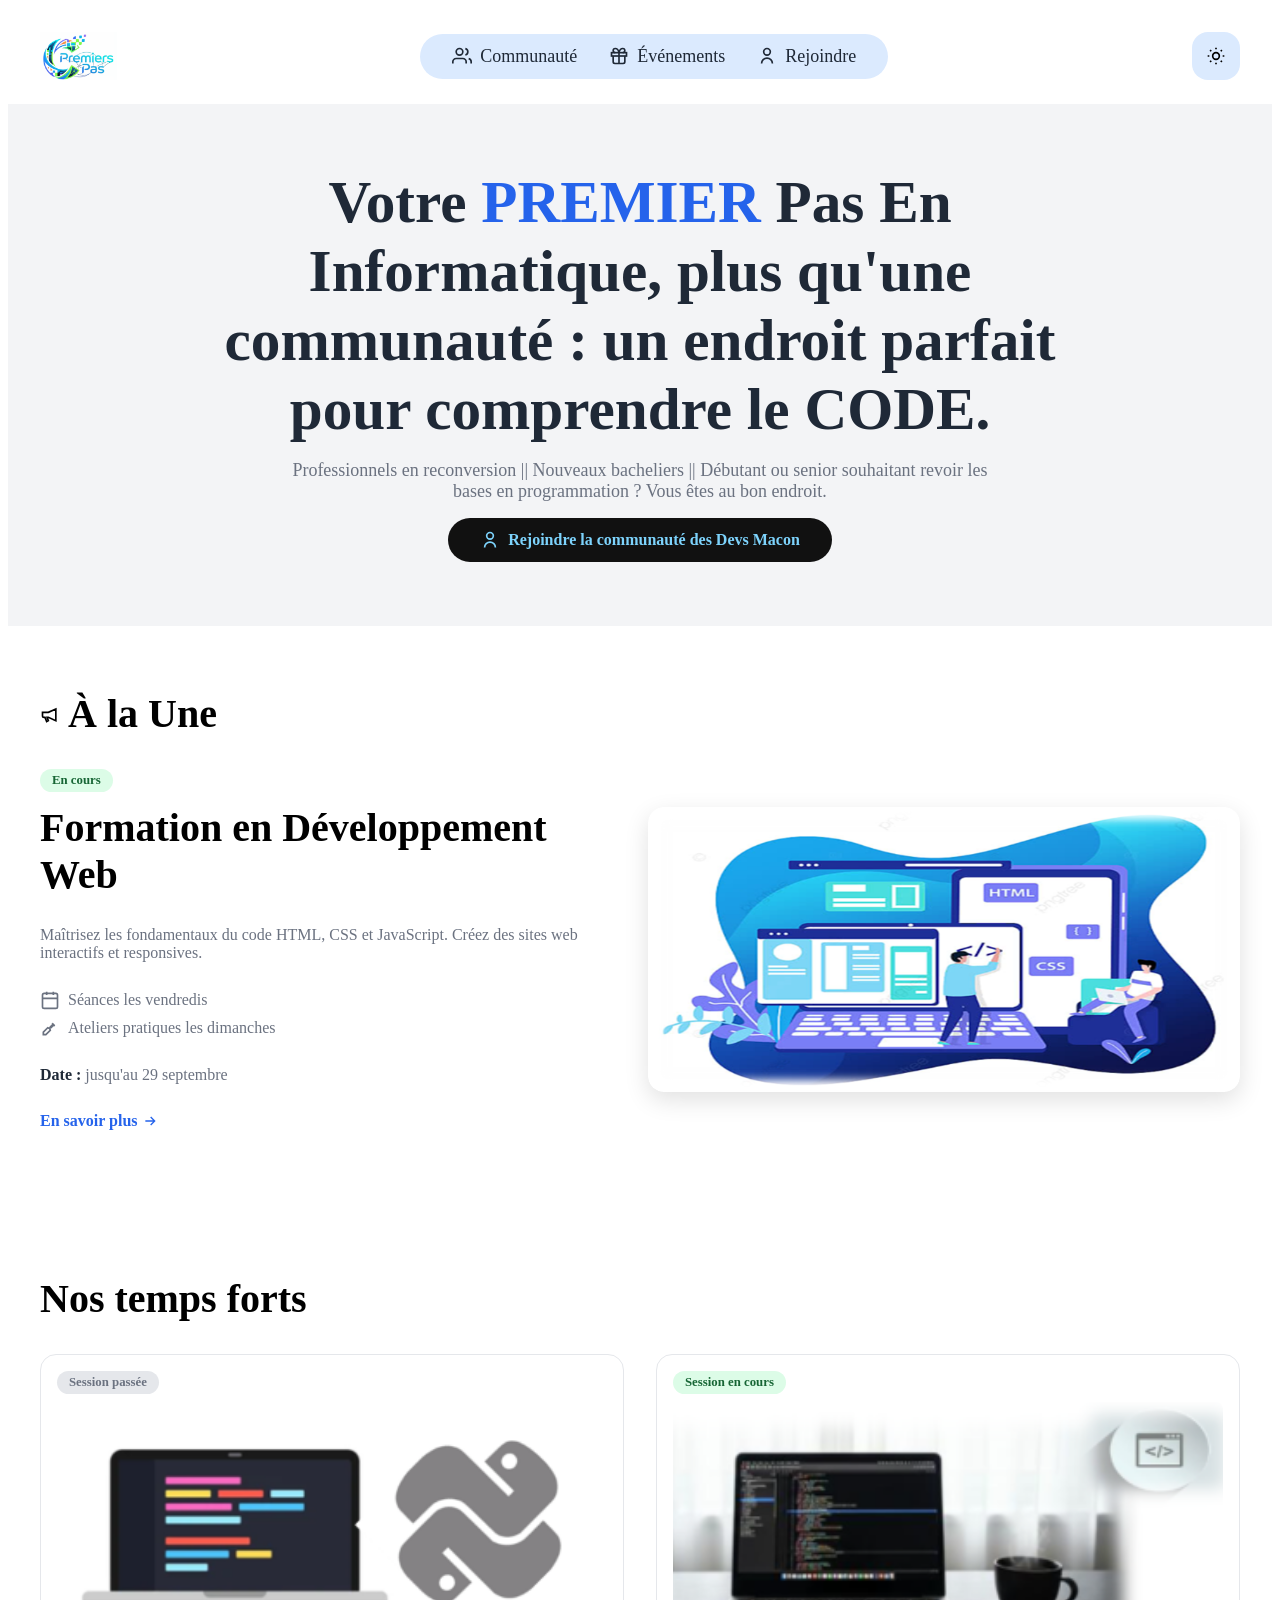
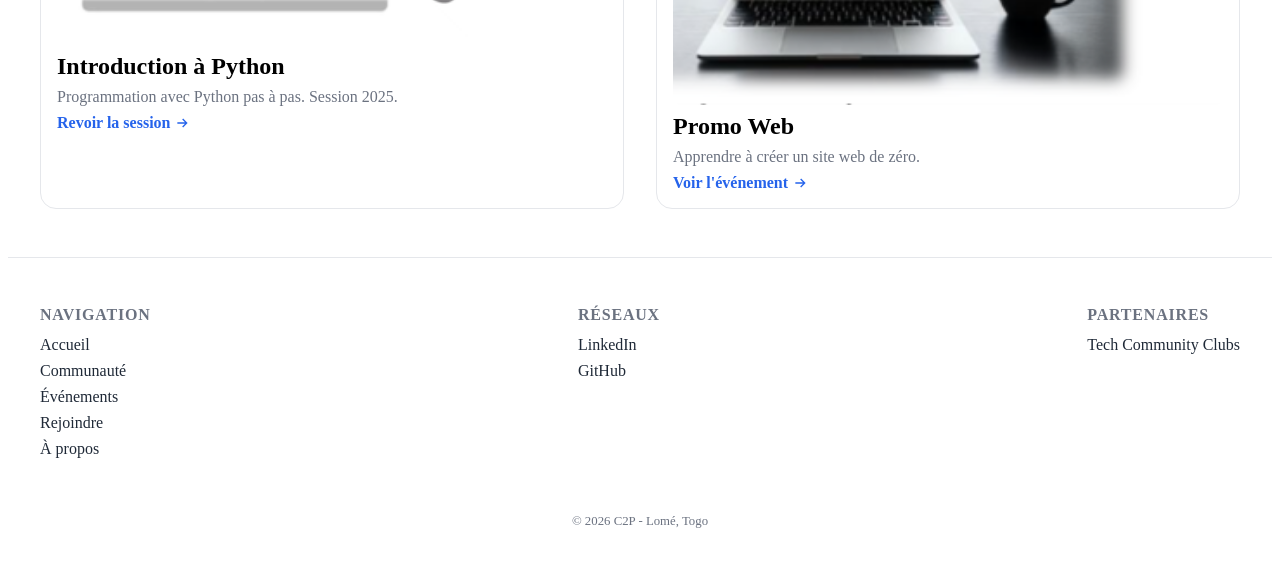
<file: ateliers/Groupe 2/index.html>
<!doctype html>
<html lang="fr" data-theme="clair">

<head>
  <meta charset="UTF-8" />
  <meta name="viewport" content="width=device-width, initial-scale=1.0" />
  <title>Code Premiers Pas - Votre communauté pour apprendre le code</title>
  <link rel="stylesheet" href="./styles/variables.css" />
  <link rel="stylesheet" href="./styles/composants.css" />
  <link rel="stylesheet" href="./styles/responsivite.css" />
  <link rel="stylesheet" href="style.css" />
</head>

<body>
  <svg style="display: none">
    <symbol id="icone-communaute" viewBox="0 0 24 24" fill="none" stroke="currentColor" stroke-width="2">
      <path d="M17 21v-2a4 4 0 0 0-4-4H5a4 4 0 0 0-4 4v2" />
      <circle cx="9" cy="7" r="4" />
      <path d="M23 21v-2a4 4 0 0 0-3-3.87" />
      <path d="M16 3.13a4 4 0 0 1 0 7.75" />
    </symbol>

    <symbol id="icone-cadeau" viewBox="0 0 24 24" fill="none" stroke="currentColor" stroke-width="2">
      <rect x="3" y="8" width="18" height="4" />
      <path d="M12 8v13M19 12v7a2 2 0 0 1-2 2H7a2 2 0 0 1-2-2v-7" />
      <path d="M7.5 8a2.5 2.5 0 0 1 0-5C11 3 12 8 12 8" />
      <path d="M16.5 8a2.5 2.5 0 0 0 0-5C13 3 12 8 12 8" />
    </symbol>

    <symbol id="icone-personne" viewBox="0 0 24 24" fill="none" stroke="currentColor" stroke-width="2">
      <circle cx="12" cy="7" r="4" />
      <path d="M5.5 21a6.5 6.5 0 0 1 13 0" />
    </symbol>

    <symbol id="icone-soleil" viewBox="0 0 24 24" fill="none" stroke="currentColor" stroke-width="2">
      <circle cx="12" cy="12" r="4" />
      <path d="M12 2v2M12 20v2M4.9 4.9l1.4 1.4M17.7 17.7l1.4 1.4M2 12h2M20 12h2M4.9 19.1l1.4-1.4M17.7 6.3l1.4-1.4" />
    </symbol>

    <symbol id="icone-fleche" viewBox="0 0 24 24" fill="none" stroke="currentColor" stroke-width="2">
      <path d="M5 12h14M13 6l6 6-6 6" />
    </symbol>

    <symbol id="icone-menu" viewBox="0 0 24 24" fill="none" stroke="currentColor" stroke-width="2">
      <path d="M3 6h18M3 12h18M3 18h18" />
    </symbol>

    <symbol id="icone-calendrier" viewBox="0 0 24 24" fill="none" stroke="currentColor" stroke-width="2">
      <rect x="3" y="4" width="18" height="18" rx="2" />
      <path d="M16 2v4M8 2v4M3 10h18" />
    </symbol>

    <symbol id="icone-outil" viewBox="0 0 24 24" fill="none" stroke="currentColor" stroke-width="2">
      <path d="M14.7 6.3a4 4 0 0 1-5.4 5.4L4 17v3h3l5.3-5.3a4 4 0 0 1 5.4-5.4z" />
    </symbol>

    <symbol id="icone-megaphone" viewBox="0 0 24 24" fill="none" stroke="currentColor" stroke-width="2">
      <path d="M3 11v3a2 2 0 0 0 2 2h1l2 5 2-1-1.5-4H10l9 4V6l-9 4H3z" />
    </symbol>
  </svg>

  <header class="site-header">
    <a href="./index.html" class="site-header__logo">
      <img src="./images/logoC2P.png" alt="Logo Premiers Pas" />
    </a>

    <input type="checkbox" id="menu-toggle" class="menu-toggle-checkbox" />
    <label for="menu-toggle" class="menu-toggle-bouton" aria-label="Ouvrir le menu">
      <svg class="icone">
        <use href="#icone-menu"></use>
      </svg>
    </label>

    <nav class="pill-nav" aria-label="Navigation principale">
      <a href="./pages/communaute.html" class="pill-nav__item">
        <svg class="icone">
          <use href="#icone-communaute"></use>
        </svg>
        Communauté
      </a>
      <a href="./pages/events.html" class="pill-nav__item">
        <svg class="icone">
          <use href="#icone-cadeau"></use>
        </svg>
        Événements
      </a>
      <a href="./pages/rejoindre.html" class="pill-nav__item">
        <svg class="icone">
          <use href="#icone-personne"></use>
        </svg>
        Rejoindre
      </a>
    </nav>

    <button class="theme-toggle" aria-label="Basculer le thème clair/sombre">
      <svg class="icone">
        <use href="#icone-soleil"></use>
      </svg>
    </button>
  </header>

  <main>
    <section class="hero">
      <h1>
        Votre <span class="hero__accent">PREMIER</span> Pas En Informatique,
        plus qu'une communauté : un endroit parfait pour comprendre le
        <span class="hero__code">CODE</span>.
      </h1>
      <p>
        Professionnels en reconversion || Nouveaux bacheliers || Débutant ou
        senior souhaitant revoir les bases en programmation ? Vous êtes au bon
        endroit.
      </p>
      <a href="/pages/inscription.html" class="bouton-cta">
        <svg class="icone">
          <use href="#icone-personne"></use>
        </svg>
        Rejoindre la communauté des Devs Macon
      </a>
    </section>

    <section class="section-formation">
      <h2 class="titre-section">
        <svg class="icone">
          <use href="#icone-megaphone"></use>
        </svg>
        À la Une
      </h2>

      <div class="spotlight">
        <div class="spotlight__texte">
          <span class="badge badge--actif">En cours</span>
          <h2>Formation en Développement Web</h2>
          <p>
            Maîtrisez les fondamentaux du code HTML, CSS et JavaScript. Créez
            des sites web interactifs et responsives.
          </p>
          <ul class="spotlight__infos">
            <li>
              <svg class="icone">
                <use href="#icone-calendrier"></use>
              </svg>
              Séances les vendredis
            </li>
            <li>
              <svg class="icone">
                <use href="#icone-outil"></use>
              </svg> Ateliers
              pratiques les dimanches
            </li>
          </ul>
          <p><strong>Date :</strong> jusqu'au 29 septembre</p>
          <a href="/pages/membres.html" class="lien-action">
            En savoir plus
            <svg class="icone">
              <use href="#icone-fleche"></use>
            </svg>
          </a>
        </div>

        <div class="spotlight__image">
          <img src="./images/illustrations/formation-dev-web.png"
            alt="Illustration de la formation développement web" />
        </div>
      </div>
    </section>

    <section class="temps-forts">
      <h2 class="temps-forts__titre">Nos temps forts</h2>

      <div class="grille-cartes">
        <article class="carte-moment">
          <span class="badge badge--passe">Session passée</span>
          <img src="./images/illustrations/session-python.png" alt="Introduction à Python" />
          <h3>Introduction à Python</h3>
          <p>Programmation avec Python pas à pas. Session 2025.</p>
          <a href="/pages/events.html" class="lien-action">
            Revoir la session
            <svg class="icone">
              <use href="#icone-fleche"></use>
            </svg>
          </a>
        </article>

        <article class="carte-moment">
          <span class="badge badge--actif">Session en cours</span>
          <img src="./images/illustrations/formation-promo-web.png" alt="Promotion Développement Web" />
          <h3>Promo Web</h3>
          <p>Apprendre à créer un site web de zéro.</p>
          <a href="/pages/events.html" class="lien-action">
            Voir l'événement
            <svg class="icone">
              <use href="#icone-fleche"></use>
            </svg>
          </a>
        </article>
      </div>
    </section>
  </main>

  <footer class="site-footer">
    <div class="site-footer__colonne">
      <h4>Navigation</h4>
      <a href="./index.html">Accueil</a>
      <a href="./pages/communaute.html">Communauté</a>
      <a href="/pages/events.html">Événements</a>
      <a href="/pages/inscription.html">Rejoindre</a>
      <a href="/pages/about.html">À propos</a>
    </div>

    <div class="site-footer__colonne">
      <h4>Réseaux</h4>
      <a href="https://linkedin.com/company/c2p">LinkedIn</a>
      <a href="https://github.com/c2p">GitHub</a>
    </div>

    <div class="site-footer__colonne">
      <h4>Partenaires</h4>
      <a href="#">Tech Community Clubs</a>
    </div>

    <p class="site-footer__copyright">© 2026 C2P - Lomé, Togo</p>
  </footer>
</body>

</html>
</file>
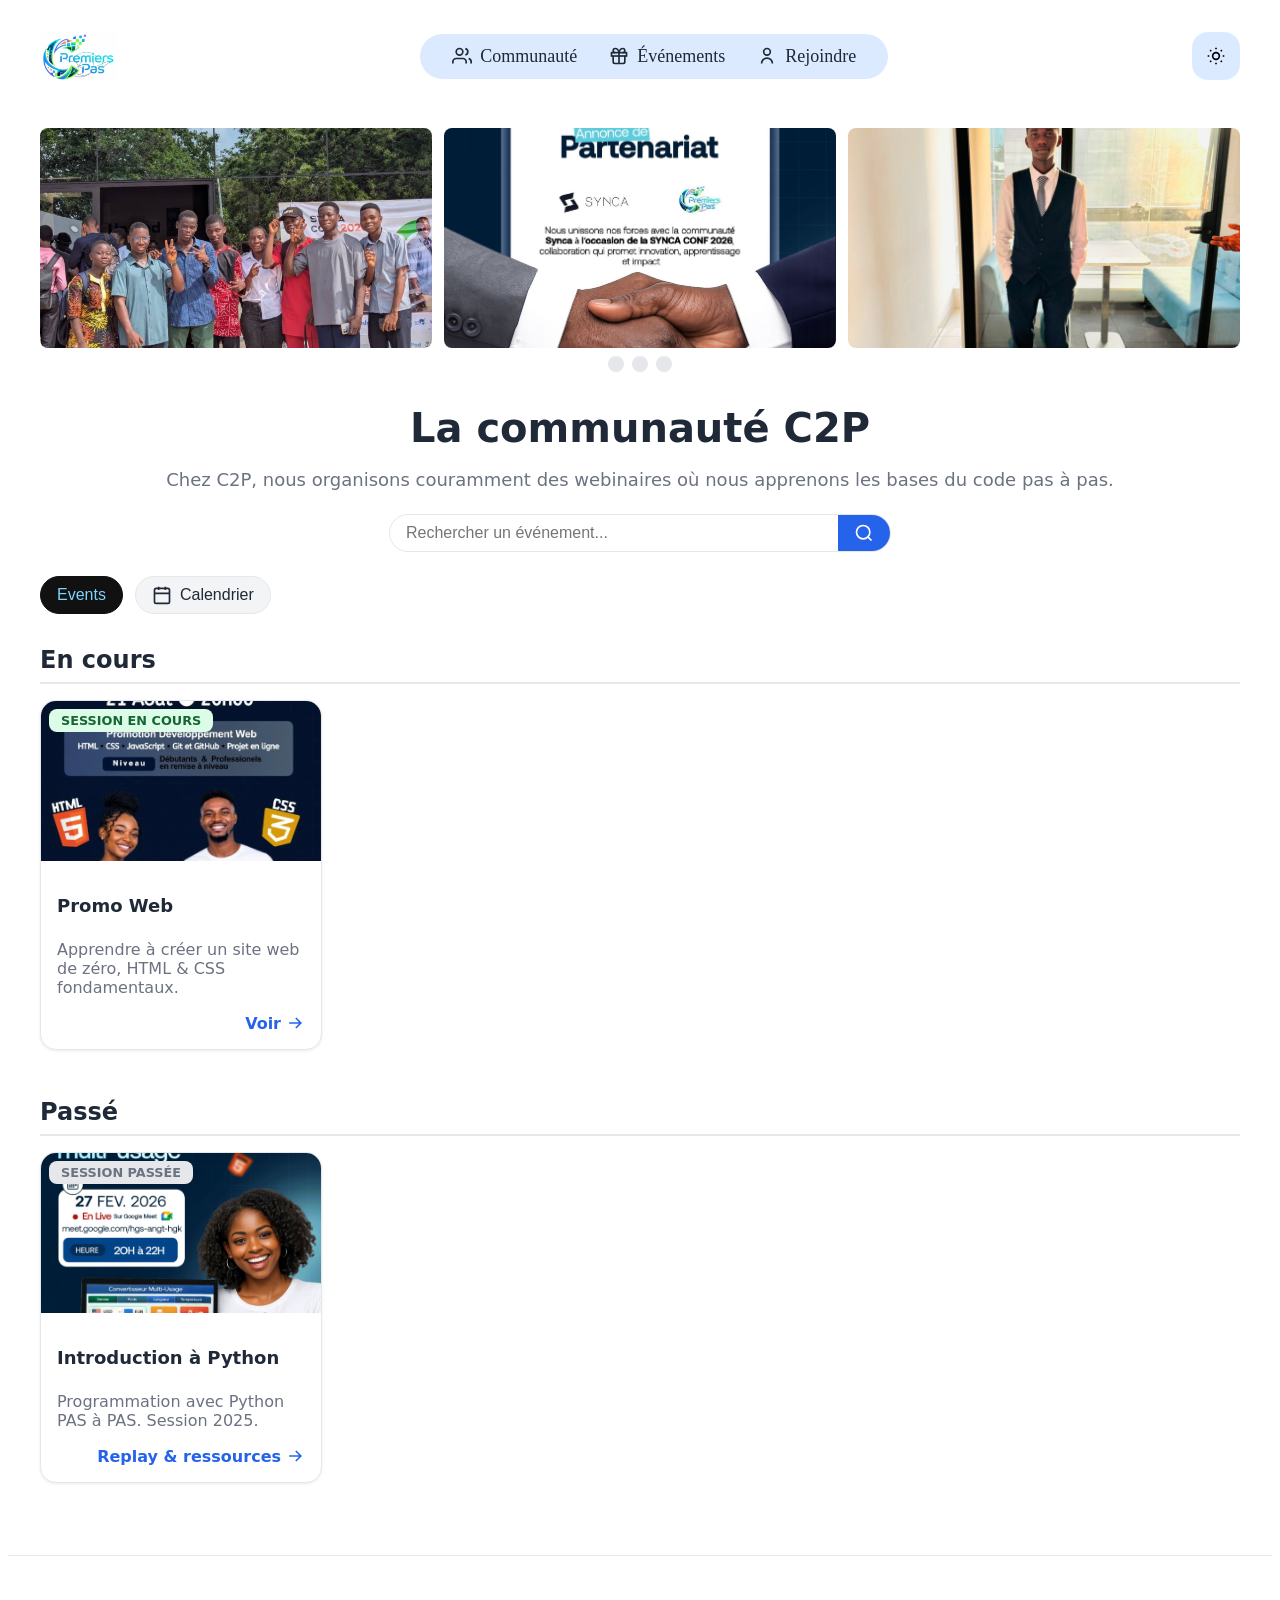
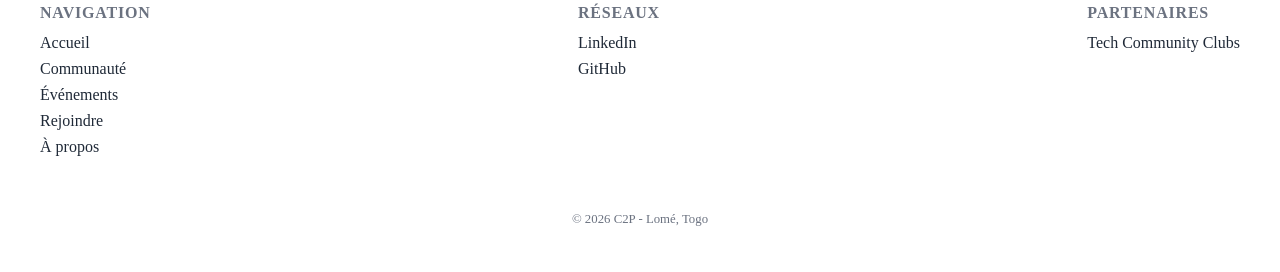
<file: ateliers/Groupe 2/pages/events.html>
<!DOCTYPE html>
<html lang="fr" data-theme="clair">

<head>
  <meta charset="UTF-8" />
  <meta name="viewport" content="width=device-width, initial-scale=1.0" />
  <title>CPremiers Pas - Événements</title>
  <link rel="stylesheet" href="../styles/variables.css" />
  <link rel="stylesheet" href="../styles/composants.css" />
  <link rel="stylesheet" href="../styles/responsivite.css" />
  <link rel="stylesheet" href="../styles/events.css" />
</head>

<body>

  <!-- Sprite d'icônes -->
  <svg style="display: none;">
    <symbol id="icone-communaute" viewBox="0 0 24 24" fill="none" stroke="currentColor" stroke-width="2">
      <path d="M17 21v-2a4 4 0 0 0-4-4H5a4 4 0 0 0-4 4v2" />
      <circle cx="9" cy="7" r="4" />
      <path d="M23 21v-2a4 4 0 0 0-3-3.87" />
      <path d="M16 3.13a4 4 0 0 1 0 7.75" />
    </symbol>
    <symbol id="icone-cadeau" viewBox="0 0 24 24" fill="none" stroke="currentColor" stroke-width="2">
      <rect x="3" y="8" width="18" height="4" />
      <path d="M12 8v13M19 12v7a2 2 0 0 1-2 2H7a2 2 0 0 1-2-2v-7" />
      <path d="M7.5 8a2.5 2.5 0 0 1 0-5C11 3 12 8 12 8" />
      <path d="M16.5 8a2.5 2.5 0 0 0 0-5C13 3 12 8 12 8" />
    </symbol>
    <symbol id="icone-personne" viewBox="0 0 24 24" fill="none" stroke="currentColor" stroke-width="2">
      <circle cx="12" cy="7" r="4" />
      <path d="M5.5 21a6.5 6.5 0 0 1 13 0" />
    </symbol>
    <symbol id="icone-soleil" viewBox="0 0 24 24" fill="none" stroke="currentColor" stroke-width="2">
      <circle cx="12" cy="12" r="4" />
      <path d="M12 2v2M12 20v2M4.9 4.9l1.4 1.4M17.7 17.7l1.4 1.4M2 12h2M20 12h2M4.9 19.1l1.4-1.4M17.7 6.3l1.4-1.4" />
    </symbol>
    <symbol id="icone-fleche" viewBox="0 0 24 24" fill="none" stroke="currentColor" stroke-width="2">
      <path d="M5 12h14M13 6l6 6-6 6" />
    </symbol>
    <symbol id="icone-menu" viewBox="0 0 24 24" fill="none" stroke="currentColor" stroke-width="2">
      <path d="M3 6h18M3 12h18M3 18h18" />
    </symbol>
    <symbol id="icone-calendrier" viewBox="0 0 24 24" fill="none" stroke="currentColor" stroke-width="2">
      <rect x="3" y="4" width="18" height="18" rx="2" />
      <path d="M16 2v4M8 2v4M3 10h18" />
    </symbol>
    <symbol id="icone-recherche" viewBox="0 0 24 24" fill="none" stroke="currentColor" stroke-width="2">
      <circle cx="11" cy="11" r="8" />
      <line x1="21" y1="21" x2="16.65" y2="16.65" />
    </symbol>
  </svg>

  <header class="site-header">
    <a href="../index.html" class="site-header__logo">
      <img src="../images/logoC2P.png" alt="Logo Premiers Pas" />
    </a>
    <input type="checkbox" id="menu-toggle" class="menu-toggle-checkbox" />
    <label for="menu-toggle" class="menu-toggle-bouton" aria-label="Ouvrir le menu">
      <svg class="icone">
        <use href="#icone-menu"></use>
      </svg>
    </label>
    <nav class="pill-nav" aria-label="Navigation principale">
      <a href="./pages/membres.html" class="pill-nav__item">
        <svg class="icone">
          <use href="#icone-communaute"></use>
        </svg>
        Communauté
      </a>
      <a href="./events.html" class="pill-nav__item">
        <svg class="icone">
          <use href="#icone-cadeau"></use>
        </svg>
        Événements
      </a>
      <a href="./rejoindre.html" class="pill-nav__item">
        <svg class="icone">
          <use href="#icone-personne"></use>
        </svg>
        Rejoindre
      </a>
    </nav>
    <button class="theme-toggle" aria-label="Basculer le thème clair/sombre">
      <svg class="icone">
        <use href="#icone-soleil"></use>
      </svg>
    </button>
  </header>

  <main class="page-evenements">
    
    <section class="carrousel">
      <div class="carrousel__piste">
        <img id="evenement-1" class="carrousel__image" src="../images/templates/image1.png" alt="Membres de la communauté C2P présent au synca 2026" />
        <img id="evenement-2" class="carrousel__image" src="../images/templates/partenaria.png" alt="partenaria" />
        <img id="evenement-3" class="carrousel__image" src="../images/templates/photo1.jpeg" alt="Menbre de la communauté depuis 2025" />
      </div>
      <div class="carrousel__navigation">
        <a href="#evenement-1" class="carrousel__indicateur" aria-label="Afficher la photo 1"></a>
        <a href="#evenement-2" class="carrousel__indicateur" aria-label="Afficher la photo 2"></a>
        <a href="#evenement-3" class="carrousel__indicateur" aria-label="Afficher la photo 3"></a>
      </div>
    </section>

    <!-- Titre et description -->
    <section class="introduction">
      <h1 class="introduction__titre">La communauté C2P</h1>
      <p class="introduction__description">Chez C2P, nous organisons couramment des webinaires où nous apprenons les bases du code pas à pas.</p>
    </section>

    <!-- Barre de recherche -->
    <section class="recherche">
      <div class="recherche__formulaire">
        <input type="text" class="recherche__champ" placeholder="Rechercher un événement..." />
        <button class="recherche__bouton" aria-label="Rechercher">
          <svg class="icone">
            <use href="#icone-recherche"></use>
          </svg>
        </button>
      </div>
    </section>

    <!--  Events / Calendrier -->
    <div class="selecteur-vue">
      <button class="selecteur-vue__option selecteur-vue__option--active">Events</button>
      <button class="selecteur-vue__option">
        <svg class="icone">
          <use href="#icone-calendrier"></use>
        </svg>
        Calendrier
      </button>
    </div>

    <!-- Section : Événements en cours -->
    <section class="groupe-evenements">
      <h2 class="groupe-evenements__titre">En cours</h2>
      <div class="groupe-evenements__liste">
        <article class="carte-evenement">
          <div class="carte-evenement__en-tete">
            <span class="statut-evenement statut-evenement--actif">SESSION EN COURS</span>
            <img src="../images/templates/web.png" alt="Promo Web" class="carte-evenement__image" />
          </div>
          <div class="carte-evenement__contenu">
            <h3>Promo Web</h3>
            <p>Apprendre à créer un site web de zéro, HTML & CSS fondamentaux.</p>
            <div class="carte-evenement__actions">
              <a href="#" class="carte-evenement__action">Voir <svg class="icone"><use href="#icone-fleche"></use></svg></a>
            </div>
          </div>
        </article>
      </div>
    </section>

    <!-- Section : Événements passés -->
    <section class="groupe-evenements">
      <h2 class="groupe-evenements__titre">Passé</h2>
      <div class="groupe-evenements__liste">
        <article class="carte-evenement">
          <div class="carte-evenement__en-tete">
            <span class="statut-evenement statut-evenement--passe">SESSION PASSÉE</span>
            <img src="../images/templates/python.png" alt="Introduction à Python" class="carte-evenement__image" />
          </div>
          <div class="carte-evenement__contenu">
            <h3>Introduction à Python</h3>
            <p>Programmation avec Python PAS à PAS. Session 2025.</p>
            <div class="carte-evenement__actions">
              <a href="#" class="carte-evenement__action">Replay & ressources <svg class="icone"><use href="#icone-fleche"></use></svg></a>
            </div>
          </div>
        </article>
      </div>
    </section>
  </main>

  <footer class="site-footer">
    <div class="site-footer__colonne">
      <h4>Navigation</h4>
      <a href="./index.html">Accueil</a>
      <a href="./membres.html">Communauté</a>
      <a href="./events.html">Événements</a>
      <a href="./inscription.html">Rejoindre</a>
      <a href="./about.html">À propos</a>
    </div>

    <div class="site-footer__colonne">
      <h4>Réseaux</h4>
      <a href="https://www.linkedin.com/company/c2p-community/">LinkedIn</a>
      <a href="https://github.com/Paskod121/C2P-Python-Essentiel.git">GitHub</a>
    </div>

    <div class="site-footer__colonne">
      <h4>Partenaires</h4>
      <a href="https://tcc.hyver.org/">Tech Community Clubs</a>
    </div>

    <p class="site-footer__copyright">© 2026 C2P - Lomé, Togo</p>
  </footer>

</body>

</html>
</file>
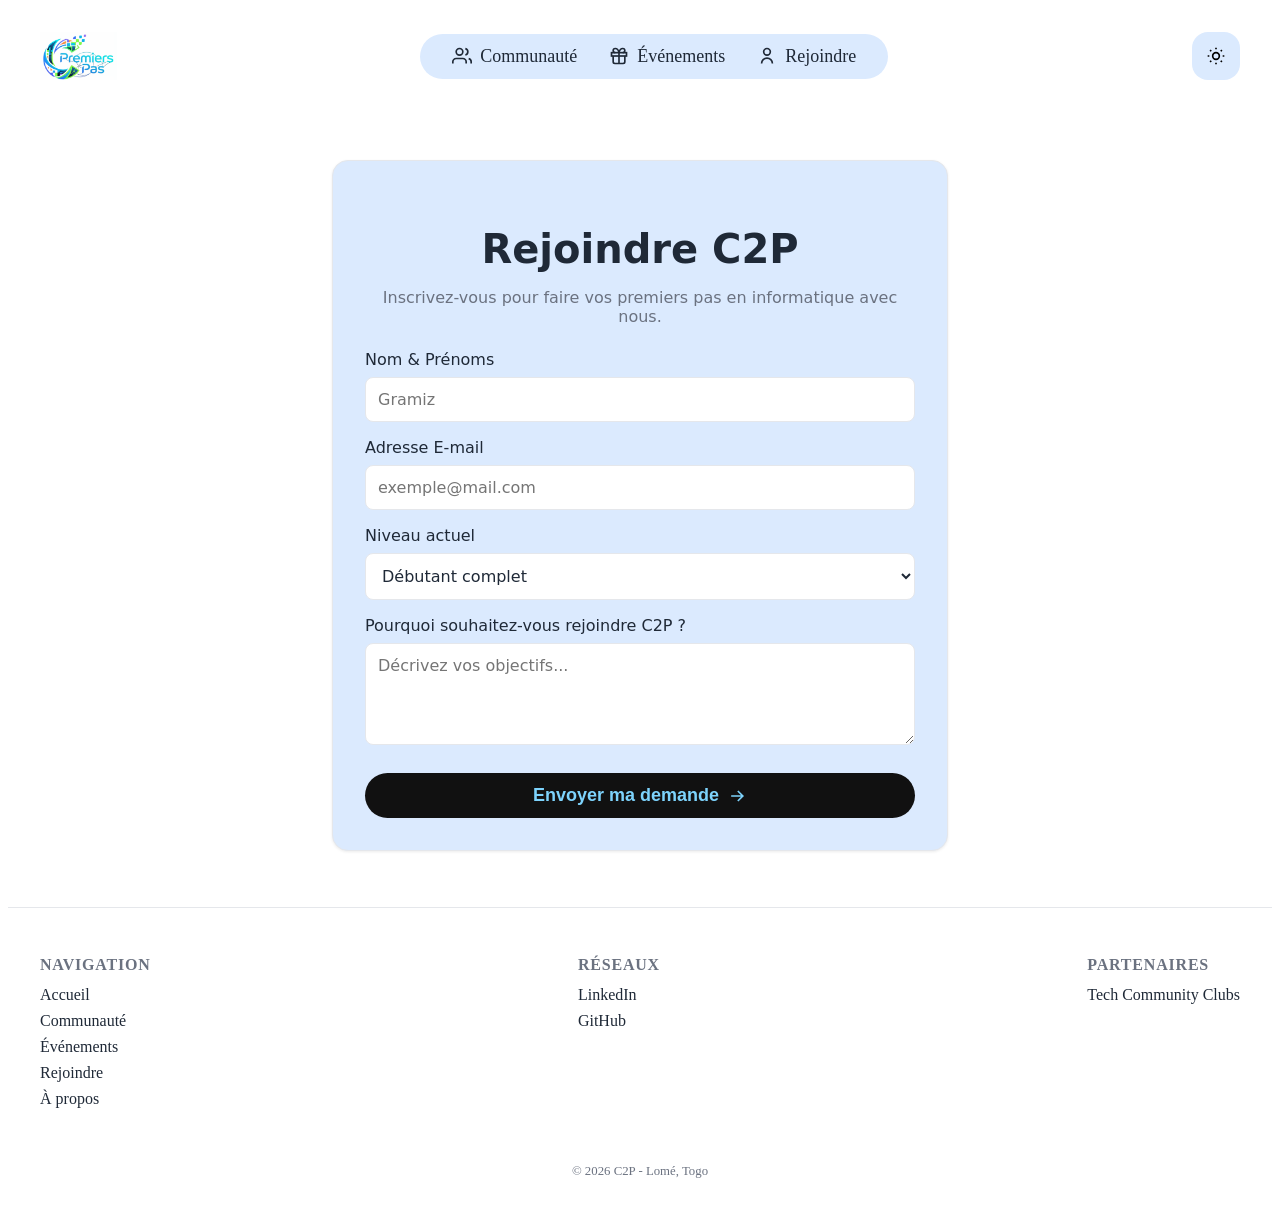
<file: ateliers/Groupe 2/pages/rejoindre.html>
<!DOCTYPE html>
<html lang="fr" data-theme="clair">

<head>
  <meta charset="UTF-8" />
  <meta name="viewport" content="width=device-width, initial-scale=1.0" />
  <title>CPremiers Pas - Rejoindre la communauté</title>
  <link rel="stylesheet" href="../styles/variables.css" />
  <link rel="stylesheet" href="../styles/composants.css" />
  <link rel="stylesheet" href="../styles/responsivite.css" />
  <link rel="stylesheet" href="../styles/rejoindre.css" />
</head>

<body>

  <svg style="display: none;">
    <symbol id="icone-communaute" viewBox="0 0 24 24" fill="none" stroke="currentColor" stroke-width="2">
      <path d="M17 21v-2a4 4 0 0 0-4-4H5a4 4 0 0 0-4 4v2" />
      <circle cx="9" cy="7" r="4" />
      <path d="M23 21v-2a4 4 0 0 0-3-3.87" />
      <path d="M16 3.13a4 4 0 0 1 0 7.75" />
    </symbol>
    <symbol id="icone-cadeau" viewBox="0 0 24 24" fill="none" stroke="currentColor" stroke-width="2">
      <rect x="3" y="8" width="18" height="4" />
      <path d="M12 8v13M19 12v7a2 2 0 0 1-2 2H7a2 2 0 0 1-2-2v-7" />
      <path d="M7.5 8a2.5 2.5 0 0 1 0-5C11 3 12 8 12 8" />
      <path d="M16.5 8a2.5 2.5 0 0 0 0-5C13 3 12 8 12 8" />
    </symbol>
    <symbol id="icone-personne" viewBox="0 0 24 24" fill="none" stroke="currentColor" stroke-width="2">
      <circle cx="12" cy="7" r="4" />
      <path d="M5.5 21a6.5 6.5 0 0 1 13 0" />
    </symbol>
    <symbol id="icone-soleil" viewBox="0 0 24 24" fill="none" stroke="currentColor" stroke-width="2">
      <circle cx="12" cy="12" r="4" />
      <path d="M12 2v2M12 20v2M4.9 4.9l1.4 1.4M17.7 17.7l1.4 1.4M2 12h2M20 12h2M4.9 19.1l1.4-1.4M17.7 6.3l1.4-1.4" />
    </symbol>
    <symbol id="icone-fleche" viewBox="0 0 24 24" fill="none" stroke="currentColor" stroke-width="2">
      <path d="M5 12h14M13 6l6 6-6 6" />
    </symbol>
    <symbol id="icone-menu" viewBox="0 0 24 24" fill="none" stroke="currentColor" stroke-width="2">
      <path d="M3 6h18M3 12h18M3 18h18" />
    </symbol>
  </svg>

  <header class="site-header">
    <a href="../index.html" class="site-header__logo">
      <img src="../images/logoC2P.png" alt="Logo Premiers Pas" />
    </a>
    <input type="checkbox" id="menu-toggle" class="menu-toggle-checkbox" />
    <label for="menu-toggle" class="menu-toggle-bouton" aria-label="Ouvrir le menu">
      <svg class="icone">
        <use href="#icone-menu"></use>
      </svg>
    </label>
    <nav class="pill-nav" aria-label="Navigation principale">
      <a href="./membres.html" class="pill-nav__item">
        <svg class="icone">
          <use href="#icone-communaute"></use>
        </svg>
        Communauté
      </a>
      <a href="./events.html" class="pill-nav__item">
        <svg class="icone">
          <use href="#icone-cadeau"></use>
        </svg>
        Événements
      </a>
      <a href="./rejoindre.html" class="pill-nav__item">
        <svg class="icone">
          <use href="#icone-personne"></use>
        </svg>
        Rejoindre
      </a>
    </nav>
    <button class="theme-toggle" aria-label="Basculer le thème clair/sombre">
      <svg class="icone">
        <use href="#icone-soleil"></use>
      </svg>
    </button>
  </header>

    <main class="page-rejoindre">
    <section class="formulaire-inscription">
      <div class="formulaire-inscription__en-tete">
        <h1>Rejoindre C2P</h1>
        <p>Inscrivez-vous pour faire vos premiers pas en informatique avec nous.</p>
      </div>

      <form class="formulaire-inscription__contenu" action="#" method="POST">
        <div class="formulaire-inscription__champ">
          <label for="nom">Nom &amp; Prénoms</label>
          <input type="text" id="nom" name="nom" placeholder="Gramiz" required />
        </div>

        <div class="formulaire-inscription__champ">
          <label for="email">Adresse E-mail</label>
          <input type="email" id="email" name="email" placeholder="exemple@mail.com" required />
        </div>

        <div class="formulaire-inscription__champ">
          <label for="niveau">Niveau actuel</label>
          <select id="niveau" name="niveau">
            <option value="debutant">Débutant complet</option>
            <option value="intermediaire">Notions de base</option>
            <option value="avance">Avancé</option>
          </select>
        </div>

        <div class="formulaire-inscription__champ">
          <label for="motivations">Pourquoi souhaitez-vous rejoindre C2P ?</label>
          <textarea id="motivations" name="motivations" rows="4" placeholder="Décrivez vos objectifs..."></textarea>
        </div>

        <button type="submit" class="formulaire-inscription__bouton">
          Envoyer ma demande
          <svg class="icone">
            <use href="#icone-fleche"></use>
          </svg>
        </button>
      </form>
    </section>
  </main>

  <footer class="site-footer">
    <div class="site-footer__colonne">
      <h4>Navigation</h4>
      <a href="../index.html">Accueil</a>
      <a href="./membres.html">Communauté</a>
      <a href="./events.html">Événements</a>
      <a href="./rejoindre.html">Rejoindre</a>
      <a href="./about.html">À propos</a>
    </div>

    <div class="site-footer__colonne">
      <h4>Réseaux</h4>
      <a href="https://www.linkedin.com/company/c2p-community/">LinkedIn</a>
      <a href="https://github.com/Paskod121/C2P-Python-Essentiel.git">GitHub</a>
    </div>

    <div class="site-footer__colonne">
      <h4>Partenaires</h4>
      <a href="https://tcc.hyver.org/">Tech Community Clubs</a>
    </div>

    <p class="site-footer__copyright">© 2026 C2P - Lomé, Togo</p>
  </footer>

</body>

</html>
</file>
<file: ateliers/Groupe 2/styles/variables.css>
/*
  Toute couleur, taille ou espacement du site doit passer
  par une variable d'ici. Aucune valeur en dur ailleurs.
  Si tu a besoin d'une nouvelle variable tu peut en declarer
*/

:root {
  /*  Couleurs  */
  --couleur-fond: #ffffff;
  --couleur-fond-secondaire: #f3f4f6;
  --couleur-texte: #1f2937;
  --couleur-texte-attenue: #6b7280;
  --couleur-accent: #2563eb;
  --couleur-pill-fond: #dbeafe;
  --couleur-cta-fond: #111111;
  --couleur-cta-texte: #7dd3fc;
  --couleur-bordure: #e5e7eb;

  --couleur-badge-actif-fond: #dcfce7;
  --couleur-badge-actif-texte: #166534;
  --couleur-badge-passe-fond: #e5e7eb;
  --couleur-badge-passe-texte: #6b7280;

  /*  Typographie  */
  --police-principale: "Poppins", system-ui, sans-serif;

  --taille-texte-xs: clamp(0.75rem, 0.7rem + 0.2vw, 0.8rem);
  --taille-texte-sm: clamp(0.875rem, 0.8rem + 0.3vw, 1rem);
  --taille-texte-base: clamp(1rem, 0.95rem + 0.3vw, 1.125rem);
  --taille-texte-lg: clamp(1.25rem, 1.1rem + 0.7vw, 1.5rem);
  --taille-texte-xl: clamp(1.75rem, 1.4rem + 1.5vw, 2.5rem);
  --taille-texte-2xl: clamp(2.25rem, 1.7rem + 2.5vw, 3.75rem);

  /*  Espacements */
  --espace-1: 4px;
  --espace-2: 8px;
  --espace-3: 12px;
  --espace-4: 16px;
  --espace-5: 24px;
  --espace-6: 32px;
  --espace-7: 48px;
  --espace-8: 64px;

  /*  Rayons  */
  --rayon-sm: 8px;
  --rayon-md: 16px;
  --rayon-pill: 9999px;

  /*  Icônes  */
  --taille-icone: 20px;
  --taille-icone-sm: 16px;

  /*  Ombres et transitions  */
  --ombre-legere: 0 1px 3px rgba(0, 0, 0, 0.08);
  --ombre-moyenne: 0 8px 24px rgba(0, 0, 0, 0.12);
  --transition-rapide: 0.2s ease;
  --transition-douce: 0.35s ease;

  /*  Structure  */
  --largeur-max-contenu: 1200px;
}

[data-theme="sombre"] {
  --couleur-fond: #0f172a;
  --couleur-fond-secondaire: #1e293b;
  --couleur-texte: #f1f5f9;
  --couleur-texte-attenue: #94a3b8;
  --couleur-pill-fond: #1e293b;
  --couleur-bordure: #334155;
}

/*Rappel : une variable CSS ne peut pas être utilisée dans une
  condition @media
  */
</file>
<file: ateliers/Groupe 2/styles/composants.css>
/*
  Les briques réutilisables sur toutes les pages
  Une seule version de chaque composant 

/*  Icônes  */
/*Toutes les icones d'interface viennent du sprite SVG partagé
  et utilisent stroke="currentColor" : qui permet aux icone de prendre
  automatiquement la couleur du texte parent, meme lors de changement de thème. */
.icone {
  width: var(--taille-icone);
  height: var(--taille-icone);
  stroke: currentColor;
  flex-shrink: 0;
}

/*  En-tête*/
.site-header {
  display: flex;
  justify-content: space-between;
  align-items: center;
  padding: var(--espace-5) var(--espace-6);
  max-width: var(--largeur-max-contenu);
  margin: 0 auto;
}

.site-header__logo img {
  height: 48px;
  display: block;
}

.pill-nav {
  display: flex;
  align-items: center;
  gap: var(--espace-6);
  background-color: var(--couleur-pill-fond);
  padding: var(--espace-3) var(--espace-6);
  border-radius: var(--rayon-pill);
}

.pill-nav__item {
  display: flex;
  align-items: center;
  gap: var(--espace-2);
  text-decoration: none;
  color: var(--couleur-texte);
  font-size: var(--taille-texte-base);
  font-weight: 500;
  transition: color var(--transition-rapide);
}

.pill-nav__item:hover {
  color: var(--couleur-accent);
}

.theme-toggle {
  width: 48px;
  height: 48px;
  display: flex;
  justify-content: center;
  align-items: center;
  border: none;
  border-radius: var(--rayon-md);
  background-color: var(--couleur-pill-fond);
  cursor: pointer;
  transition: transform var(--transition-douce);
}

.theme-toggle:hover {
  transform: rotate(20deg);
}

/* Menu hamburger (sur mobile sans Js) 
  Technique de la case à cocher cachée : la case ne s'affiche jamais
  seule son étiquette (stylée en bouton) est visible. Cocher ou décocher
  la case change l'état ":checked" qu'on récupère en CSS avec le
  sélecteur "~" pour afficher ou cacher la nav juste après elle dans le HTML
  Ca c'etait une idé de genie 
*/
.menu-toggle-checkbox {
  position: absolute;
  opacity: 0;
  pointer-events: none;
}

.menu-toggle-bouton {
  display: none; /* caché par défaut sur pc*/
  width: 48px;
  height: 48px;
  align-items: center;
  justify-content: center;
  border-radius: var(--rayon-md);
  background-color: var(--couleur-pill-fond);
  cursor: pointer;
}

/*  Pied de page  */
.site-footer {
  display: flex;
  flex-wrap: wrap;
  justify-content: space-between;
  gap: var(--espace-6);
  max-width: var(--largeur-max-contenu);
  margin: 0 auto;
  padding: var(--espace-7) var(--espace-6) var(--espace-5);
  border-top: 1px solid var(--couleur-bordure);
}

.site-footer__colonne {
  display: flex;
  flex-direction: column;
  gap: var(--espace-2);
}

.site-footer__colonne h4 {
  font-size: var(--taille-texte-sm);
  color: var(--couleur-texte-attenue);
  text-transform: uppercase;
  letter-spacing: 0.05em;
  margin: 0 0 var(--espace-1);
}

.site-footer__colonne a {
  color: var(--couleur-texte);
  text-decoration: none;
  font-size: var(--taille-texte-sm);
}

.site-footer__colonne a:hover {
  color: var(--couleur-accent);
}

.site-footer__copyright {
  width: 100%;
  text-align: center;
  margin-top: var(--espace-5);
  font-size: var(--taille-texte-xs);
  color: var(--couleur-texte-attenue);
}

/*Boutons et liens 
  Une seule version
*/

.bouton-cta {
  display: inline-flex;
  align-items: center;
  gap: var(--espace-2);
  background-color: var(--couleur-cta-fond);
  color: var(--couleur-cta-texte);
  padding: var(--espace-3) var(--espace-6);
  border-radius: var(--rayon-pill);
  border: none;
  font-weight: 600;
  text-decoration: none;
  cursor: pointer;
  transition: opacity var(--transition-rapide);
}

.bouton-cta:hover {
  opacity: 0.85;
}

.lien-action {
  display: inline-flex;
  align-items: center;
  gap: var(--espace-1);
  color: var(--couleur-accent);
  font-weight: 600;
  font-size: var(--taille-texte-sm);
  text-decoration: none;
  width: fit-content;
  transition: gap var(--transition-rapide);
}

.lien-action:hover {
  gap: var(--espace-2);
}

.lien-action .icone {
  width: var(--taille-icone-sm);
  height: var(--taille-icone-sm);
}

/*  Badges  */
.badge {
  display: inline-block;
  align-self: flex-start;
  font-size: var(--taille-texte-xs);
  font-weight: 600;
  padding: var(--espace-1) var(--espace-3);
  border-radius: var(--rayon-pill);
}

.badge--actif {
  background-color: var(--couleur-badge-actif-fond);
  color: var(--couleur-badge-actif-texte);
}

.badge--passe {
  background-color: var(--couleur-badge-passe-fond);
  color: var(--couleur-badge-passe-texte);
}

/*La responsivité de ces composants (header, footer, boutons)
  est dans responsive.css, à lier sur chaque page.
*/
</file>
<file: ateliers/Groupe 2/styles/responsivite.css>
/* 
  Ce fichier concerne QUE le header, le footer et les
  boutons ou liens communs à toutes les pages. La responsivité
  propre à une page (hero, cartes, formulaires...) reste dans
  le nom_de_la_page.css de cette page

  A integrer après variables.css et composants.css, sur chaque page.
*/

@media (max-width: 767px) {

  /*En-tête  */
  /*Le header passe sur deux lignes : logo + hamburger + soleil
    en haut, puis la nav juste en bas si ouvert. 
  */
  .site-header {
    flex-wrap: wrap;
    gap: var(--espace-3);
  }

  .menu-toggle-bouton {
    display: flex;
    order: 1;
  }

  .theme-toggle {
    order: 2;
  }

  /* La pilule devient une liste verticale ,
    invisible tant que la case cachée n'est pas cochée
    (voir le menu hamburger sans JS dans composants.css). 
  */
  .pill-nav {
    display: none;
    order: 3;
    flex-basis: 100%;
    flex-direction: column;
    align-items: flex-start;
    gap: var(--espace-3);
    margin-top: var(--espace-2);
  }

  .menu-toggle-checkbox:checked~.pill-nav {
    display: flex;
  }

  /*Pied de page  */
  /* Chaque colonne prend toute la largeur et s'empile,
    au lieu de se positioner côte à côte. */
  .site-footer__colonne {
    flex: 1 1 100%;
  }

  /*Boutons  */
  /* Le bouton d'action principal est plus important dont une cible tactile
    pleine largeur, plus facile à toucher 
  */
  .bouton-cta {
    width: 100%;
    justify-content: center;
  }
}

/* 
  Pour une adaptabilité encore plus cool : au lieu
  d'ajouter un d'autre codes css  pour un futur nombre de
  colonnes en plus, une grille en "auto-fit" calcule elle-même combien
  d'éléments tiennent par ligne, à n'importe quelle largeur
  d'écran, sans qu'on ait à écrire une seule media query.

  Exemple :
  .grille-intelligente {
    display: grid;
    grid-template-columns: repeat(auto-fit, minmax(280px, 1fr));
    gap: var(--espace-6);
  }

  "auto-fit" : autant de colonnes que possible tiennent sur la
  largeur disponible. "minmax(280px, 1fr)" : chaque colonne ne
  descend jamais sous 280px, et se partage équitablement l'espace
  restant au-dessus. Du coup: 4 colonnes sur un grand écran,
  2 sur une tablette, 1 sur un mobile - automatiquemen. A ctiver quand une grille doit être utilisée sur plusieurs pages du site.
*/
</file>
<file: ateliers/Groupe 2/style.css>
/* Section d'accroche */
.hero {
  background-color: var(--couleur-fond-secondaire);
  display: flex;
  flex-direction: column;
  align-items: center;
  text-align: center;
  gap: var(--espace-4);
  padding: var(--espace-8) var(--espace-6);
}

.hero h1 {
  font-size: var(--taille-texte-2xl);
  color: var(--couleur-texte);
  max-width: 900px;
  margin: 0;
}

.hero__accent {
  color: var(--couleur-accent);
}

.hero__code {
  font-size: var(--taille-texte-2xl);
}

.hero p {
  font-size: var(--taille-texte-base);
  color: var(--couleur-texte-attenue);
  max-width: 700px;
  margin: 0;
}

.titre-section {
  display: flex;
  align-items: center;
  gap: var(--espace-2);
  font-size: var(--taille-texte-xl);
  margin: 0 0 var(--espace-6);
}

.spotlight__texte p {
  color: var(--couleur-texte-attenue);
}

.spotlight__texte p strong {
  color: var(--couleur-texte);
}

/* Section À la Une, mise en avant de la formation en cours */

.section-formation {
  max-width: var(--largeur-max-contenu);
  margin: 0 auto;
  padding: var(--espace-8) var(--espace-6);
}



.spotlight {
  display: flex;
  flex-wrap: wrap;
  align-items: center;
  gap: var(--espace-4);
  margin-top: var(--espace-6);
}

.spotlight__texte,
.spotlight__image {
  flex: 1 1 400px;
}

.spotlight__texte {
  display: flex;
  flex-direction: column;
  gap: var(--espace-3);
}

.spotlight__texte h2 {
  font-size: var(--taille-texte-xl);
  margin: 0;
}

.spotlight__infos {
  list-style: none;
  padding: 0;
  margin: 0;
  display: flex;
  flex-direction: column;
  gap: var(--espace-2);
  color: var(--couleur-texte-attenue);
}

.spotlight__infos li {
  display: flex;
  align-items: center;
  gap: var(--espace-2);
}

.spotlight__image {
  overflow: hidden;
  border-radius: var(--rayon-md);
  box-shadow: var(--ombre-moyenne);
}

.spotlight__image img {
  width: 100%;
  height: auto;
  display: block;
  border-radius: var(--rayon-md);
  box-shadow: var(--ombre-moyenne);
}

/* Section Nos temps forts */
.temps-forts {
  max-width: var(--largeur-max-contenu);
  margin: 0 auto;
  padding: var(--espace-7) var(--espace-6);
}

.temps-forts__titre {
  font-size: var(--taille-texte-xl);
  margin-bottom: var(--espace-6);
}

/* Grille en auto-fit : le nombre de colonnes s'ajuste tout seul
   selon la largeur de l'écran, pas besoin de media query ici */
.grille-cartes {
  display: grid;
  grid-template-columns: repeat(auto-fit, minmax(280px, 1fr));
  gap: var(--espace-6);
}

.carte-moment {
  display: flex;
  flex-direction: column;
  gap: var(--espace-2);
  padding: var(--espace-4);
  border: 1px solid var(--couleur-bordure);
  border-radius: var(--rayon-md);
}

.carte-moment img {
  width: 100%;
  height: auto;
  display: block;
  border-radius: var(--rayon-sm);
}

.carte-moment h3 {
  margin: 0;
  font-size: var(--taille-texte-lg);
}

.carte-moment p {
  margin: 0;
  color: var(--couleur-texte-attenue);
  font-size: var(--taille-texte-sm);
}

/* Adaptation mobile propre à cette page */
@media (max-width: 767px) {
  .hero {
    padding: var(--espace-6) var(--espace-4);
  }

  .hero h1 {
    font-size: var(--taille-texte-xl);
  }

  .spotlight {
    flex-direction: column;
  }

  .section-formation {
    padding: var(--espace-6) var(--espace-4) var(--espace-5);
  }

  .temps-forts {
    padding-top: var(--espace-5);
  }

  .bouton-cta {
    width: 100%;
    justify-content: center;
    padding: var(--espace-3) var(--espace-4);
    font-size: var(--taille-texte-sm);
    text-align: center;
  }
  .spotlight__texte,
  .spotlight__image {
    flex-basis: auto;
  }
}
</file>
<file: ateliers/Groupe 2/styles/events.css>
.page-evenements {
  max-width: var(--largeur-max-contenu);
  margin: 0 auto;
  padding: var(--espace-5) var(--espace-4);
  color: var(--couleur-texte);
  font-family: var(--police-principale);
}

/* --------------------------------------------------------------------------
   Carousel Section
   -------------------------------------------------------------------------- */
.carrousel {
  display: flex;
  flex-direction: column;
  align-items: center;
  gap: var(--espace-2);
  margin-bottom: var(--espace-5);
}

.carrousel__piste {
  display: flex;
  gap: var(--espace-3);
  overflow-x: auto;
  scroll-snap-type: x mandatory;
  width: 100%;
}

.carrousel__image {
  scroll-snap-align: center;
  border-radius: var(--rayon-sm);
  width: 100%;
  max-height: 220px;
  object-fit: cover;
}

.carrousel__navigation {
  display: flex;
  gap: var(--espace-2);
}

.carrousel__indicateur {
  width: var(--taille-icone-sm);
  height: var(--taille-icone-sm);
  border-radius: var(--rayon-pill);
  background-color: var(--couleur-bordure);
  display: inline-block;
  transition: background-color var(--transition-rapide);
}

.carrousel__indicateur:hover {
  background-color: var(--couleur-accent);
}

/* --------------------------------------------------------------------------
   Hero & Intro
   -------------------------------------------------------------------------- */
.introduction {
  text-align: center;
  margin-bottom: var(--espace-5);
}

.introduction__titre {
  font-size: var(--taille-texte-xl);
  margin-bottom: var(--espace-2);
}

.introduction__description {
  font-size: var(--taille-texte-base);
  color: var(--couleur-texte-attenue);
}

/* --------------------------------------------------------------------------
   Barre de recherche
   -------------------------------------------------------------------------- */
.recherche {
  margin-bottom: var(--espace-5);
  display: flex;
  justify-content: center;
}

.recherche__formulaire {
  display: flex;
  width: 100%;
  max-width: 500px;
  border: 1px solid var(--couleur-bordure);
  border-radius: var(--rayon-pill);
  overflow: hidden;
  background-color: var(--couleur-fond);
}

.recherche__champ {
  flex: 1;
  padding: var(--espace-2) var(--espace-4);
  border: none;
  background: transparent;
  color: var(--couleur-texte);
  font-size: var(--taille-texte-sm);
}

.recherche__champ:focus {
  outline: none;
}

.recherche__bouton {
  background-color: var(--couleur-accent);
  color: #ffffff;
  border: none;
  padding: var(--espace-2) var(--espace-4);
  cursor: pointer;
  display: flex;
  align-items: center;
  justify-content: center;
}

/* --------------------------------------------------------------------------
   Filtres & Tabs
   -------------------------------------------------------------------------- */
.selecteur-vue {
  display: flex;
  gap: var(--espace-3);
  margin-bottom: var(--espace-6);
}

.selecteur-vue__option {
  display: inline-flex;
  align-items: center;
  gap: var(--espace-2);
  padding: var(--espace-2) var(--espace-4);
  border: 1px solid var(--couleur-bordure);
  border-radius: var(--rayon-pill);
  background-color: var(--couleur-fond-secondaire);
  color: var(--couleur-texte);
  font-size: var(--taille-texte-sm);
  cursor: pointer;
  transition: var(--transition-rapide);
}

.selecteur-vue__option--active {
  background-color: var(--couleur-cta-fond);
  color: var(--couleur-cta-texte);
  border-color: var(--couleur-cta-fond);
}

/* --------------------------------------------------------------------------
   Cartes Événements
   -------------------------------------------------------------------------- */
.groupe-evenements {
  margin-bottom: var(--espace-7);
}

.groupe-evenements__titre {
  font-size: var(--taille-texte-lg);
  margin-bottom: var(--espace-4);
  border-bottom: 2px solid var(--couleur-bordure);
  padding-bottom: var(--espace-2);
}

.groupe-evenements__liste {
  display: grid;
  grid-template-columns: repeat(auto-fill, minmax(280px, 1fr));
  gap: var(--espace-5);
}

.carte-evenement {
  border: 1px solid var(--couleur-bordure);
  border-radius: var(--rayon-md);
  background-color: var(--couleur-fond);
  box-shadow: var(--ombre-legere);
  overflow: hidden;
  display: flex;
  flex-direction: column;
}

.carte-evenement__en-tete {
  position: relative;
  height: 160px;
}

.carte-evenement__image {
  width: 100%;
  height: 100%;
  object-fit: cover;
}

.statut-evenement {
  position: absolute;
  top: var(--espace-2);
  left: var(--espace-2);
  padding: var(--espace-1) var(--espace-3);
  border-radius: var(--rayon-sm);
  font-size: var(--taille-texte-xs);
  font-weight: 600;
}

.statut-evenement--actif {
  background-color: var(--couleur-badge-actif-fond);
  color: var(--couleur-badge-actif-texte);
}

.statut-evenement--passe {
  background-color: var(--couleur-badge-passe-fond);
  color: var(--couleur-badge-passe-texte);
}

.carte-evenement__contenu {
  padding: var(--espace-4);
  display: flex;
  flex-direction: column;
  flex: 1;
}

.carte-evenement__contenu h3 {
  font-size: var(--taille-texte-base);
  margin-bottom: var(--espace-2);
}

.carte-evenement__contenu p {
  font-size: var(--taille-texte-sm);
  color: var(--couleur-texte-attenue);
  margin-bottom: var(--espace-4);
  flex: 1;
}

.carte-evenement__actions {
  display: flex;
  justify-content: flex-end;
}

.carte-evenement__action {
  display: inline-flex;
  align-items: center;
  gap: var(--espace-1);
  color: var(--couleur-accent);
  text-decoration: none;
  font-weight: 600;
  font-size: var(--taille-texte-sm);
}
</file>
<file: ateliers/Groupe 2/styles/rejoindre.css>
.page-rejoindre {
  max-width: var(--largeur-max-contenu);
  margin: 0 auto;
  padding: var(--espace-5) var(--espace-4);
  color: var(--couleur-texte);
  font-family: var(--police-principale);
}


.formulaire-inscription {
  max-width: 550px;
  margin: var(--espace-6) auto;
  padding: var(--espace-6);
  background-color: var(--couleur-pill-fond);
  border: 1px solid var(--couleur-bordure);
  border-radius: var(--rayon-md);
  box-shadow: var(--ombre-legere);
}

.formulaire-inscription__en-tete {
  text-align: center;
  margin-bottom: var(--espace-5);
}

.formulaire-inscription__en-tete h1 {
  font-size: var(--taille-texte-xl);
  margin-bottom: var(--espace-2);
}

.formulaire-inscription__en-tete p {
  font-size: var(--taille-texte-sm);
  color: var(--couleur-texte-attenue);
}


.formulaire-inscription__contenu {
  display: flex;
  flex-direction: column;
  gap: var(--espace-4);
}

.formulaire-inscription__champ {
  display: flex;
  flex-direction: column;
  gap: var(--espace-2);
}

.formulaire-inscription__champ label {
  font-size: var(--taille-texte-sm);
  font-weight: 500;
  color: var(--couleur-texte);
}

.formulaire-inscription__champ input,
.formulaire-inscription__champ select,
.formulaire-inscription__champ textarea {
  padding: var(--espace-3);
  border: 1px solid var(--couleur-bordure);
  border-radius: var(--rayon-sm);
  background-color: var(--couleur-fond);
  color: var(--couleur-texte);
  font-family: inherit;
  font-size: var(--taille-texte-sm);
  transition: border-color var(--transition-rapide);
}

.formulaire-inscription__champ input:focus,
.formulaire-inscription__champ select:focus,
.formulaire-inscription__champ textarea:focus {
  outline: none;
  border-color: var(--couleur-accent);
}

/* Bouton d'envoi */
.formulaire-inscription__bouton {
  display: inline-flex;
  align-items: center;
  justify-content: center;
  gap: var(--espace-2);
  padding: var(--espace-3) var(--espace-5);
  border: none;
  border-radius: var(--rayon-pill);
  background-color: var(--couleur-cta-fond);
  color: var(--couleur-cta-texte);
  font-size: var(--taille-texte-base);
  font-weight: 600;
  cursor: pointer;
  margin-top: var(--espace-3);
  transition: opacity var(--transition-rapide);
}

.formulaire-inscription__bouton:hover {
  opacity: 0.9;
}
</file>
